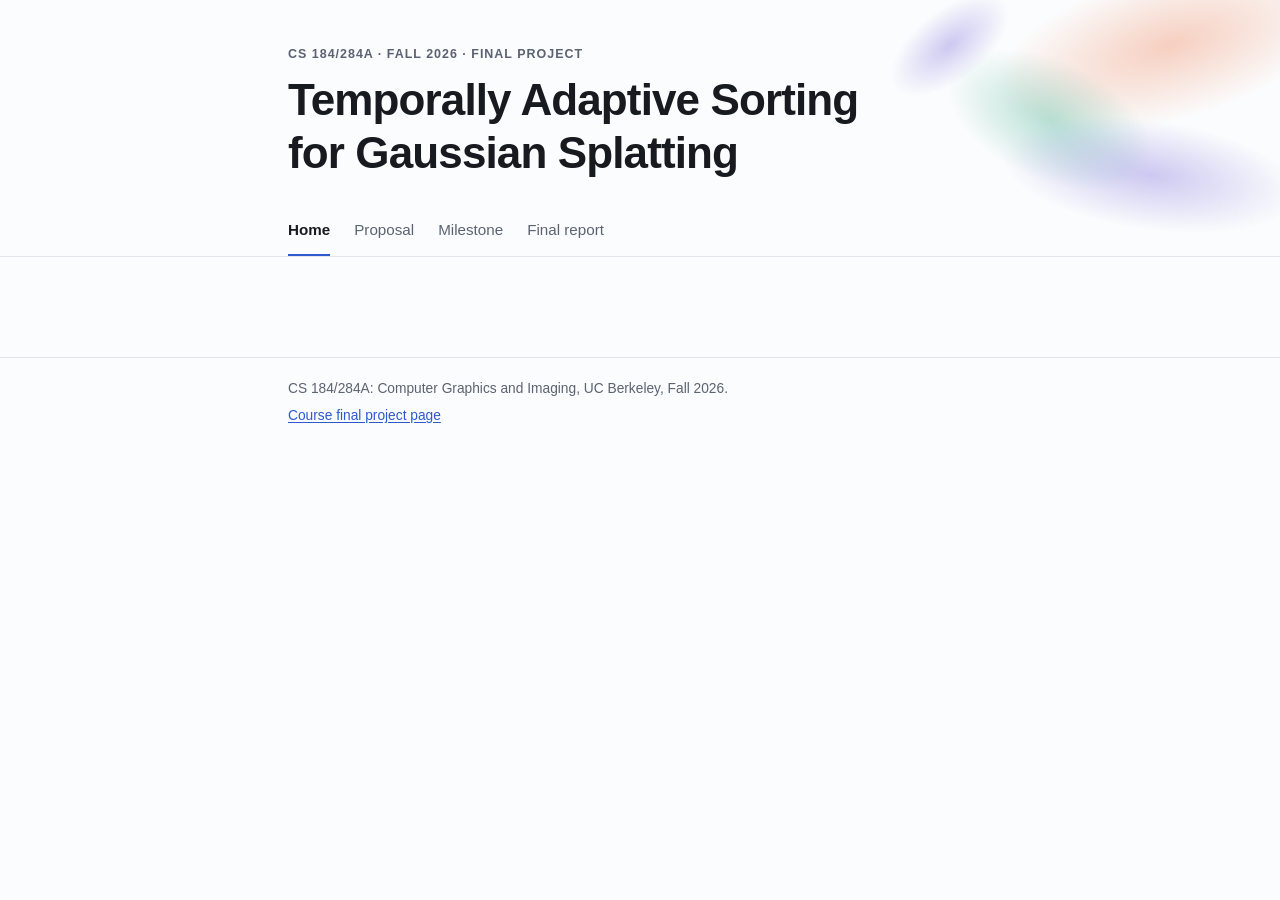
<file: docs/index.html>
<!doctype html>
<html lang="en">
<head>
  <meta charset="utf-8">
  <meta name="viewport" content="width=device-width, initial-scale=1, viewport-fit=cover">
  <!-- TODO: replace the working title everywhere it appears (all four pages). -->
  <title>Temporally Adaptive Sorting for Gaussian Splatting · CS 184/284A Final Project</title>
  <link rel="stylesheet" href="assets/css/style.css">
</head>
<body>
  <a class="skip" href="#main">Skip to content</a>

  <header class="site-header">
    <div class="splats" aria-hidden="true"><span></span><span></span><span></span><span></span></div>
    <div class="wrap">
      <p class="kicker">CS 184/284A · Fall 2026 · Final project</p>
      <h1 class="site-title">Temporally Adaptive Sorting for Gaussian Splatting</h1>
      <nav class="site-nav" aria-label="Project pages">
        <a href="./" aria-current="page">Home</a>
        <a href="proposal/">Proposal</a>
        <a href="milestone/">Milestone</a>
        <a href="final/">Final report</a>
      </nav>
    </div>
  </header>

  <main id="main">
    <div class="wrap"></div>
  </main>

  <footer class="site-footer">
    <div class="wrap">
      <p>CS 184/284A: Computer Graphics and Imaging, UC Berkeley, Fall 2026.</p>
      <p><a href="https://cs184.eecs.berkeley.edu/fa26/project/">Course final project page</a></p>
    </div>
  </footer>
</body>
</html>
</file>
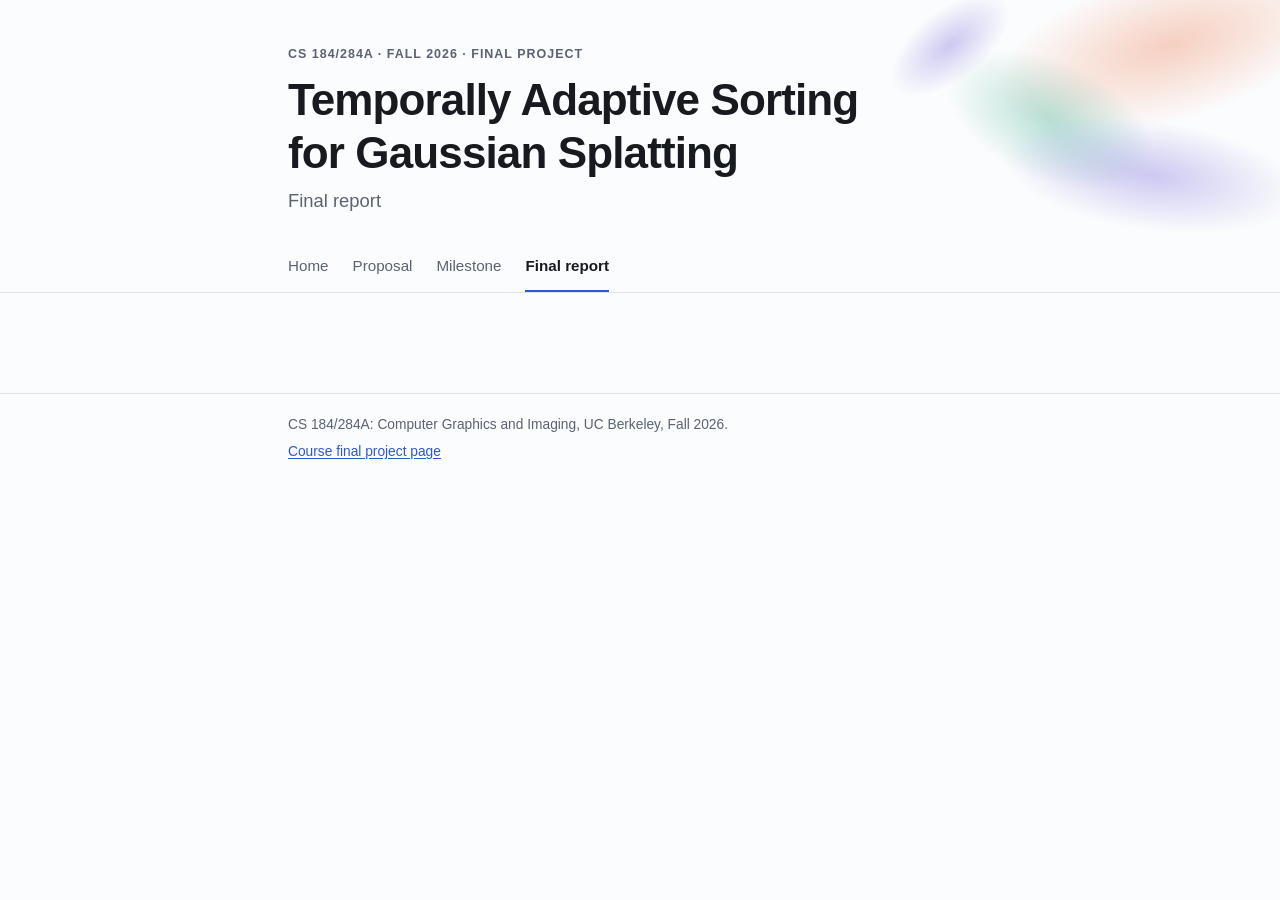
<file: docs/final/index.html>
<!doctype html>
<html lang="en">
<head>
  <meta charset="utf-8">
  <meta name="viewport" content="width=device-width, initial-scale=1, viewport-fit=cover">
  <title>Final Report · Temporally Adaptive Sorting for Gaussian Splatting</title>
  <link rel="stylesheet" href="../assets/css/style.css">
</head>
<body>
  <a class="skip" href="#main">Skip to content</a>

  <header class="site-header">
    <div class="splats" aria-hidden="true"><span></span><span></span><span></span><span></span></div>
    <div class="wrap">
      <p class="kicker">CS 184/284A · Fall 2026 · Final project</p>
      <h1 class="site-title">Temporally Adaptive Sorting for Gaussian Splatting</h1>
      <p class="page-title">Final report</p>
      <nav class="site-nav" aria-label="Project pages">
        <a href="../">Home</a>
        <a href="../proposal/">Proposal</a>
        <a href="../milestone/">Milestone</a>
        <a href="./" aria-current="page">Final report</a>
      </nav>
    </div>
  </header>

  <main id="main">
    <div class="wrap"></div>
  </main>

  <footer class="site-footer">
    <div class="wrap">
      <p>CS 184/284A: Computer Graphics and Imaging, UC Berkeley, Fall 2026.</p>
      <p><a href="https://cs184.eecs.berkeley.edu/fa26/project/">Course final project page</a></p>
    </div>
  </footer>
</body>
</html>
</file>
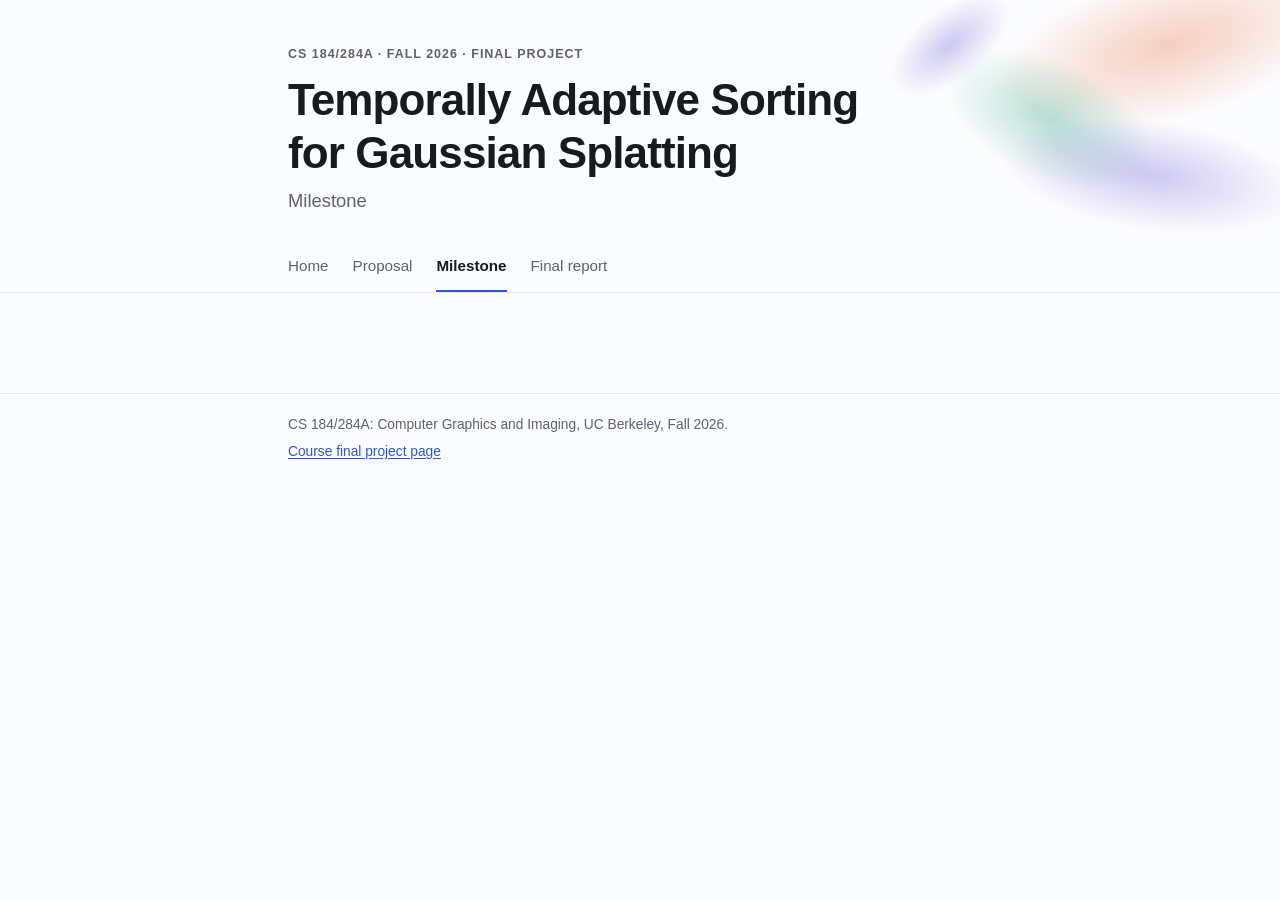
<file: docs/milestone/index.html>
<!doctype html>
<html lang="en">
<head>
  <meta charset="utf-8">
  <meta name="viewport" content="width=device-width, initial-scale=1, viewport-fit=cover">
  <title>Milestone · Temporally Adaptive Sorting for Gaussian Splatting</title>
  <link rel="stylesheet" href="../assets/css/style.css">
</head>
<body>
  <a class="skip" href="#main">Skip to content</a>

  <header class="site-header">
    <div class="splats" aria-hidden="true"><span></span><span></span><span></span><span></span></div>
    <div class="wrap">
      <p class="kicker">CS 184/284A · Fall 2026 · Final project</p>
      <h1 class="site-title">Temporally Adaptive Sorting for Gaussian Splatting</h1>
      <p class="page-title">Milestone</p>
      <nav class="site-nav" aria-label="Project pages">
        <a href="../">Home</a>
        <a href="../proposal/">Proposal</a>
        <a href="./" aria-current="page">Milestone</a>
        <a href="../final/">Final report</a>
      </nav>
    </div>
  </header>

  <main id="main">
    <div class="wrap"></div>
  </main>

  <footer class="site-footer">
    <div class="wrap">
      <p>CS 184/284A: Computer Graphics and Imaging, UC Berkeley, Fall 2026.</p>
      <p><a href="https://cs184.eecs.berkeley.edu/fa26/project/">Course final project page</a></p>
    </div>
  </footer>
</body>
</html>
</file>
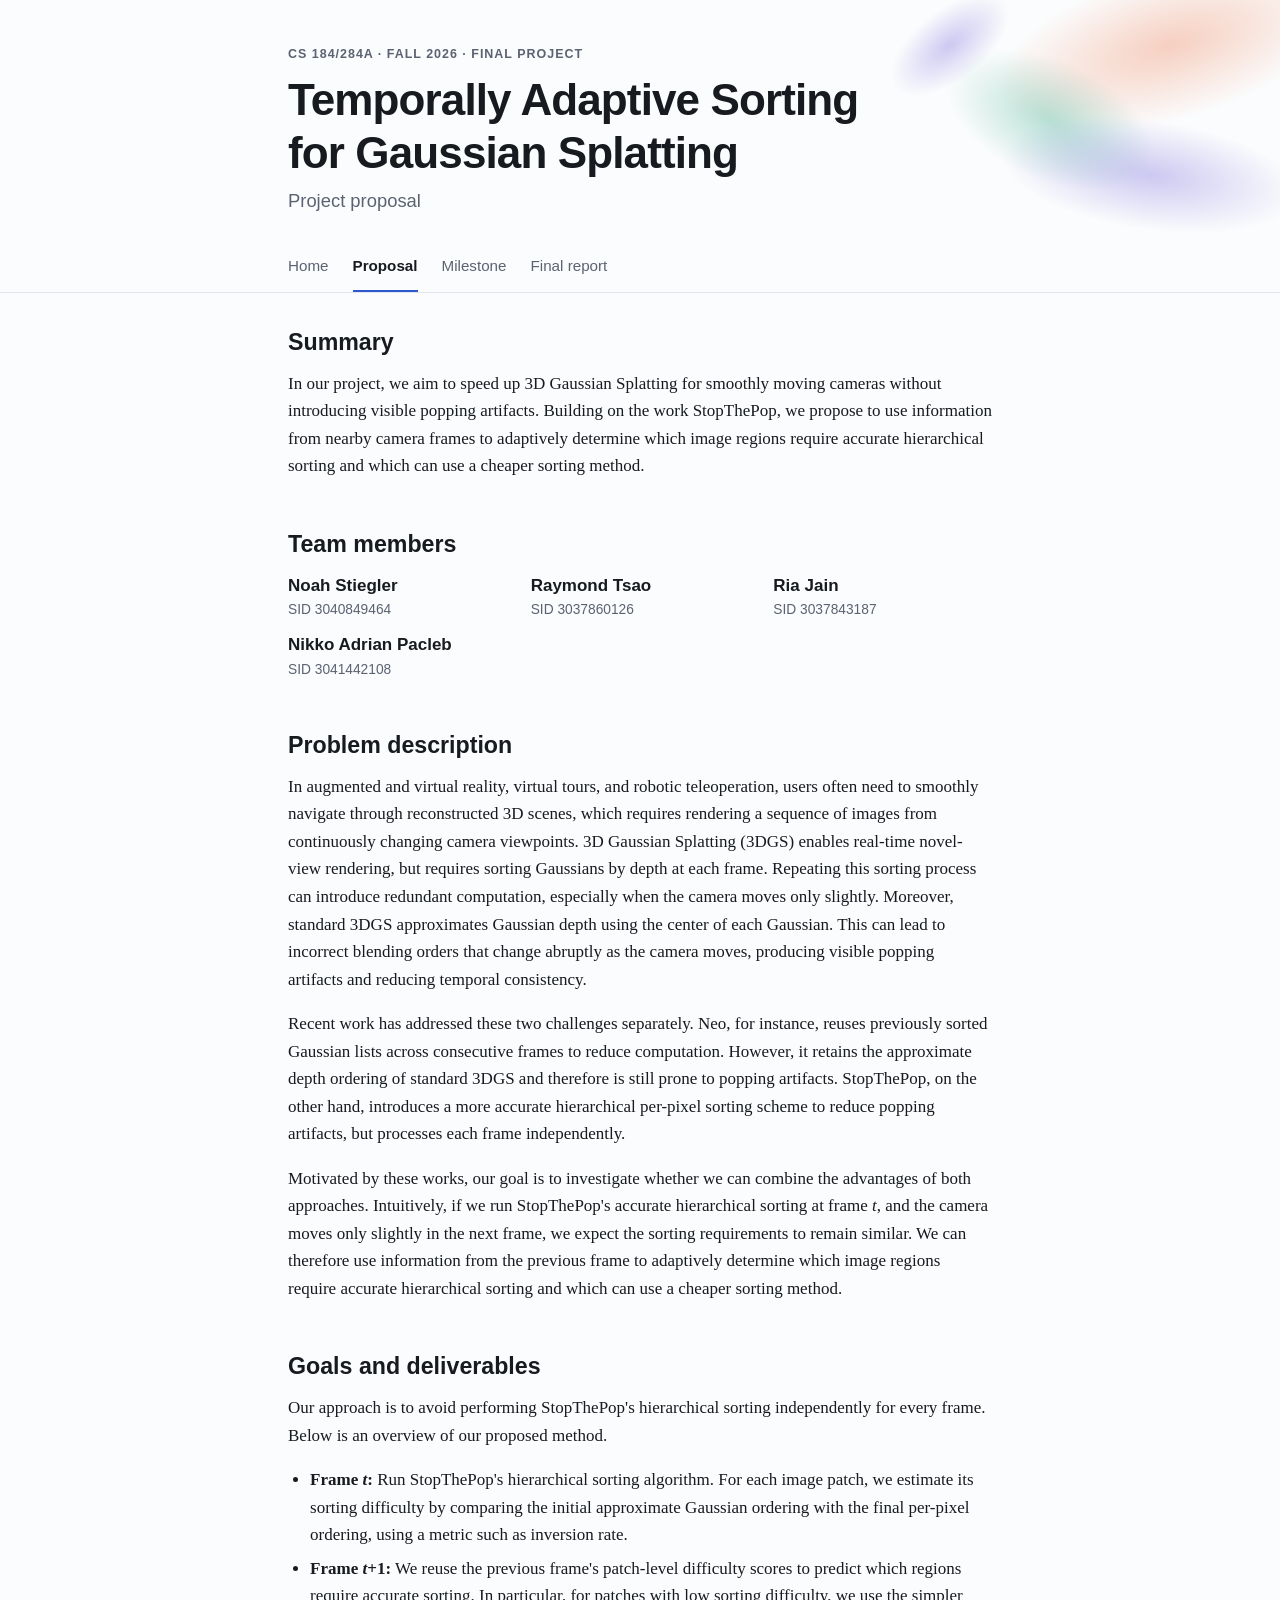
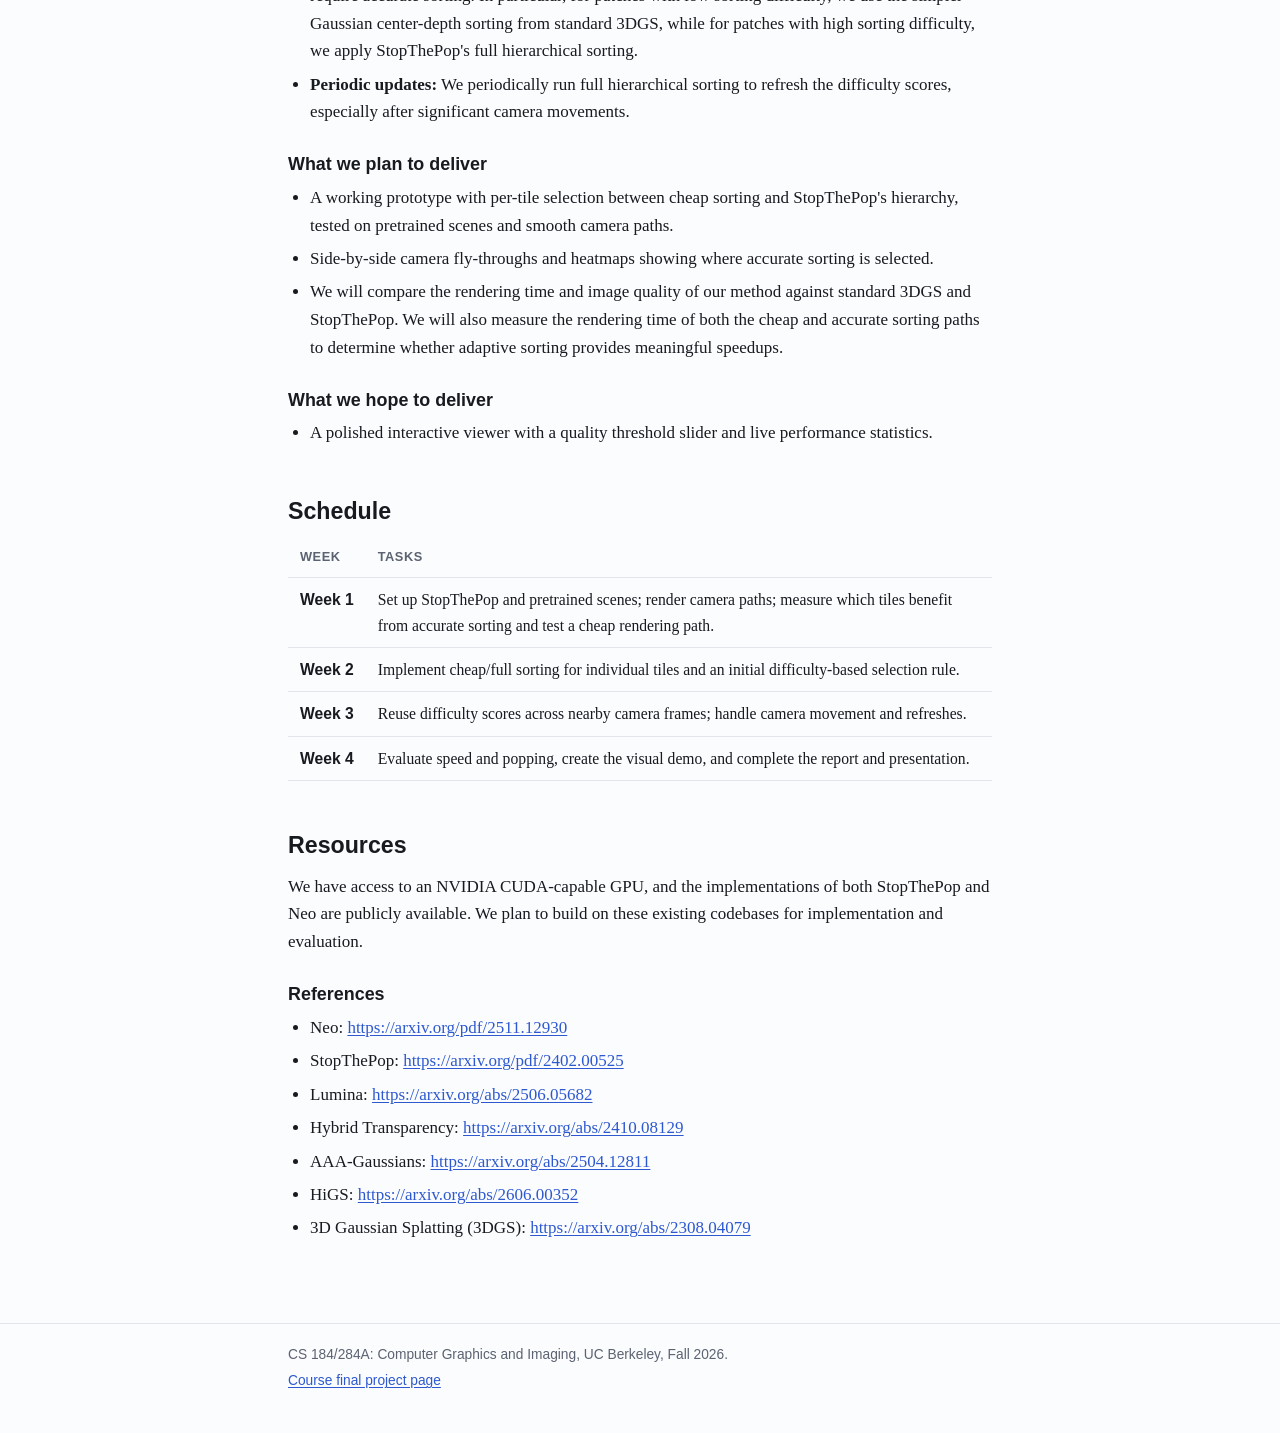
<file: docs/proposal/index.html>
<!doctype html>
<html lang="en">
<head>
  <meta charset="utf-8">
  <meta name="viewport" content="width=device-width, initial-scale=1, viewport-fit=cover">
  <title>Proposal · Temporally Adaptive Sorting for Gaussian Splatting</title>
  <meta name="description" content="Project proposal: adaptive per-tile sorting for StopThePop using information from nearby camera frames.">
  <link rel="stylesheet" href="../assets/css/style.css">
</head>
<body>
  <a class="skip" href="#main">Skip to content</a>

  <header class="site-header">
    <div class="splats" aria-hidden="true"><span></span><span></span><span></span><span></span></div>
    <div class="wrap">
      <p class="kicker">CS 184/284A · Fall 2026 · Final project</p>
      <h1 class="site-title">Temporally Adaptive Sorting for Gaussian Splatting</h1>
      <p class="page-title">Project proposal</p>
      <nav class="site-nav" aria-label="Project pages">
        <a href="../">Home</a>
        <a href="./" aria-current="page">Proposal</a>
        <a href="../milestone/">Milestone</a>
        <a href="../final/">Final report</a>
      </nav>
    </div>
  </header>

  <main id="main">
    <div class="wrap">
      <section aria-labelledby="summary-h">
        <h2 id="summary-h">Summary</h2>
        <p>In our project, we aim to speed up 3D Gaussian Splatting for smoothly moving cameras without introducing visible popping artifacts. Building on the work StopThePop, we propose to use information from nearby camera frames to adaptively determine which image regions require accurate hierarchical sorting and which can use a cheaper sorting method.</p>
      </section>

      <section aria-labelledby="team-h">
        <h2 id="team-h">Team members</h2>
        <ul class="team">
          <li><span class="name">Noah Stiegler</span><span class="role">SID 3040849464</span></li>
          <li><span class="name">Raymond Tsao</span><span class="role">SID 3037860126</span></li>
          <li><span class="name">Ria Jain</span><span class="role">SID 3037843187</span></li>
          <li><span class="name">Nikko Adrian Pacleb</span><span class="role">SID 3041442108</span></li>
        </ul>
      </section>

      <section aria-labelledby="problem-h">
        <h2 id="problem-h">Problem description</h2>
        <p>In augmented and virtual reality, virtual tours, and robotic teleoperation, users often need to smoothly navigate through reconstructed 3D scenes, which requires rendering a sequence of images from continuously changing camera viewpoints. 3D Gaussian Splatting (3DGS) enables real-time novel-view rendering, but requires sorting Gaussians by depth at each frame. Repeating this sorting process can introduce redundant computation, especially when the camera moves only slightly. Moreover, standard 3DGS approximates Gaussian depth using the center of each Gaussian. This can lead to incorrect blending orders that change abruptly as the camera moves, producing visible popping artifacts and reducing temporal consistency.</p>
        <p>Recent work has addressed these two challenges separately. Neo, for instance, reuses previously sorted Gaussian lists across consecutive frames to reduce computation. However, it retains the approximate depth ordering of standard 3DGS and therefore is still prone to popping artifacts. StopThePop, on the other hand, introduces a more accurate hierarchical per-pixel sorting scheme to reduce popping artifacts, but processes each frame independently.</p>
        <p>Motivated by these works, our goal is to investigate whether we can combine the advantages of both approaches. Intuitively, if we run StopThePop's accurate hierarchical sorting at frame <em>t</em>, and the camera moves only slightly in the next frame, we expect the sorting requirements to remain similar. We can therefore use information from the previous frame to adaptively determine which image regions require accurate hierarchical sorting and which can use a cheaper sorting method.</p>
      </section>

      <section aria-labelledby="goals-h">
        <h2 id="goals-h">Goals and deliverables</h2>
        <p>Our approach is to avoid performing StopThePop's hierarchical sorting independently for every frame. Below is an overview of our proposed method.</p>
        <ul>
          <li><strong>Frame <em>t</em>:</strong> Run StopThePop's hierarchical sorting algorithm. For each image patch, we estimate its sorting difficulty by comparing the initial approximate Gaussian ordering with the final per-pixel ordering, using a metric such as inversion rate.</li>
          <li><strong>Frame <em>t</em>+1:</strong> We reuse the previous frame's patch-level difficulty scores to predict which regions require accurate sorting. In particular, for patches with low sorting difficulty, we use the simpler Gaussian center-depth sorting from standard 3DGS, while for patches with high sorting difficulty, we apply StopThePop's full hierarchical sorting.</li>
          <li><strong>Periodic updates:</strong> We periodically run full hierarchical sorting to refresh the difficulty scores, especially after significant camera movements.</li>
        </ul>

        <h3>What we plan to deliver</h3>
        <ul>
          <li>A working prototype with per-tile selection between cheap sorting and StopThePop's hierarchy, tested on pretrained scenes and smooth camera paths.</li>
          <li>Side-by-side camera fly-throughs and heatmaps showing where accurate sorting is selected.</li>
          <li>We will compare the rendering time and image quality of our method against standard 3DGS and StopThePop. We will also measure the rendering time of both the cheap and accurate sorting paths to determine whether adaptive sorting provides meaningful speedups.</li>
        </ul>

        <h3>What we hope to deliver</h3>
        <ul>
          <li>A polished interactive viewer with a quality threshold slider and live performance statistics.</li>
        </ul>
      </section>

      <section aria-labelledby="schedule-h">
        <h2 id="schedule-h">Schedule</h2>
        <div class="table-scroll">
          <table>
            <thead>
              <tr><th scope="col">Week</th><th scope="col">Tasks</th></tr>
            </thead>
            <tbody>
              <tr><td>Week 1</td><td>Set up StopThePop and pretrained scenes; render camera paths; measure which tiles benefit from accurate sorting and test a cheap rendering path.</td></tr>
              <tr><td>Week 2</td><td>Implement cheap/full sorting for individual tiles and an initial difficulty-based selection rule.</td></tr>
              <tr><td>Week 3</td><td>Reuse difficulty scores across nearby camera frames; handle camera movement and refreshes.</td></tr>
              <tr><td>Week 4</td><td>Evaluate speed and popping, create the visual demo, and complete the report and presentation.</td></tr>
            </tbody>
          </table>
        </div>
      </section>

      <section aria-labelledby="resources-h">
        <h2 id="resources-h">Resources</h2>
        <p>We have access to an NVIDIA CUDA-capable GPU, and the implementations of both StopThePop and Neo are publicly available. We plan to build on these existing codebases for implementation and evaluation.</p>
        <h3>References</h3>
        <ul>
          <li>Neo: <a href="https://arxiv.org/pdf/2511.12930">https://arxiv.org/pdf/2511.12930</a></li>
          <li>StopThePop: <a href="https://arxiv.org/pdf/2402.00525">https://arxiv.org/pdf/2402.00525</a></li>
          <li>Lumina: <a href="https://arxiv.org/abs/2506.05682">https://arxiv.org/abs/2506.05682</a></li>
          <li>Hybrid Transparency: <a href="https://arxiv.org/abs/2410.08129">https://arxiv.org/abs/2410.08129</a></li>
          <li>AAA-Gaussians: <a href="https://arxiv.org/abs/2504.12811">https://arxiv.org/abs/2504.12811</a></li>
          <li>HiGS: <a href="https://arxiv.org/abs/2606.00352">https://arxiv.org/abs/2606.00352</a></li>
          <li>3D Gaussian Splatting (3DGS): <a href="https://arxiv.org/abs/2308.04079">https://arxiv.org/abs/2308.04079</a></li>
        </ul>
      </section>
    </div>
  </main>

  <footer class="site-footer">
    <div class="wrap">
      <p>CS 184/284A: Computer Graphics and Imaging, UC Berkeley, Fall 2026.</p>
      <p><a href="https://cs184.eecs.berkeley.edu/fa26/project/">Course final project page</a></p>
    </div>
  </footer>
</body>
</html>
</file>
<file: docs/assets/css/style.css>
/*
  CS 184/284A final project site.
  Reads like a paper: serif body text, sans-serif for headings and navigation.
  Follows the system light/dark setting on screen, and always prints in light
  colors, since the course collects PDFs made with Safari's Print > Save as PDF.
  The header's soft ellipses are a nod to Gaussian splats.
*/

:root {
  color-scheme: light;
  --bg: #fbfcfd;
  --surface: #ffffff;
  --fg: #171a1f;
  --muted: #5b6271;
  --line: #e1e5eb;
  --accent: #2d58cf;
  --accent-soft: #e9eefc;
  --todo-bg: #fff4d1;
  --todo-fg: #5c4200;
  --todo-line: #e3bf55;
  --splat-a: 235 104 52;
  --splat-b: 27 160 122;
  --splat-c: 98 80 214;
  --splat-alpha: 0.30;

  --font-text: "Iowan Old Style", "Palatino Linotype", Palatino, "Book Antiqua", Georgia, serif;
  --font-ui: -apple-system, BlinkMacSystemFont, "Segoe UI", "Helvetica Neue", Arial, system-ui, sans-serif;
  --font-mono: ui-monospace, "SF Mono", SFMono-Regular, Menlo, Consolas, monospace;
}

@media (prefers-color-scheme: dark) {
  :root {
    color-scheme: dark;
    --bg: #101216;
    --surface: #171a20;
    --fg: #e6e8ec;
    --muted: #a3aab6;
    --line: #2a2f38;
    --accent: #85a2ff;
    --accent-soft: #1b2340;
    --todo-bg: #352b0e;
    --todo-fg: #f2d47e;
    --todo-line: #7a6320;
    --splat-alpha: 0.22;
  }
}

*, *::before, *::after { box-sizing: border-box; }
html { -webkit-text-size-adjust: 100%; }

body {
  margin: 0;
  background: var(--bg);
  color: var(--fg);
  font-family: var(--font-text);
  font-size: 1.0625rem;
  line-height: 1.62;
}

.wrap {
  max-width: 46rem;
  margin: 0 auto;
  padding-left: max(16px, env(safe-area-inset-left, 0px));
  padding-right: max(16px, env(safe-area-inset-right, 0px));
}

.skip {
  position: absolute;
  left: 12px;
  top: -48px;
  background: var(--surface);
  color: var(--fg);
  border: 1px solid var(--line);
  padding: 8px 12px;
  border-radius: 6px;
  font-family: var(--font-ui);
  z-index: 10;
}
.skip:focus { top: 12px; }

/* ---------- header ---------- */

.site-header {
  position: relative;
  overflow: hidden;
  border-bottom: 1px solid var(--line);
  padding-block: 44px 0;
}
.splats { position: absolute; inset: 0; pointer-events: none; }
.splats span { position: absolute; border-radius: 50%; }
.splats span:nth-child(1) {
  width: 360px; height: 150px; right: -70px; top: -30px; transform: rotate(-16deg);
  background: radial-gradient(closest-side, rgb(var(--splat-a) / var(--splat-alpha)), transparent);
}
.splats span:nth-child(2) {
  width: 220px; height: 120px; right: 120px; top: 60px; transform: rotate(24deg);
  background: radial-gradient(closest-side, rgb(var(--splat-b) / var(--splat-alpha)), transparent);
}
.splats span:nth-child(3) {
  width: 300px; height: 110px; right: -20px; top: 120px; transform: rotate(8deg);
  background: radial-gradient(closest-side, rgb(var(--splat-c) / var(--splat-alpha)), transparent);
}
.splats span:nth-child(4) {
  width: 140px; height: 70px; right: 260px; top: 10px; transform: rotate(-38deg);
  background: radial-gradient(closest-side, rgb(var(--splat-c) / var(--splat-alpha)), transparent);
}
.site-header .wrap { position: relative; }

.kicker {
  font-family: var(--font-ui);
  font-size: 0.78rem;
  font-weight: 600;
  letter-spacing: 0.08em;
  text-transform: uppercase;
  color: var(--muted);
  margin: 0 0 10px;
}

h1, h2, h3, h4 {
  font-family: var(--font-ui);
  line-height: 1.2;
  text-wrap: balance;
  color: var(--fg);
}

.site-title {
  font-size: clamp(1.9rem, 4.6vw, 2.75rem);
  letter-spacing: -0.02em;
  font-weight: 700;
  margin: 0 0 6px;
}
.page-title {
  font-family: var(--font-ui);
  font-size: 1.15rem;
  font-weight: 500;
  color: var(--muted);
  margin: 0;
}

.site-nav {
  display: flex;
  flex-wrap: wrap;
  gap: 0 24px;
  margin-top: 28px;
  font-family: var(--font-ui);
  font-size: 0.95rem;
}
.site-nav a {
  color: var(--muted);
  text-decoration: none;
  padding: 10px 0 12px;
  border-bottom: 2px solid transparent;
}
.site-nav a:hover { color: var(--fg); }
.site-nav a[aria-current="page"] {
  color: var(--fg);
  font-weight: 600;
  border-bottom-color: var(--accent);
}

/* ---------- content ---------- */

main { padding-block: 36px 64px; }

main h2 {
  font-size: 1.45rem;
  margin: 2.2em 0 0.55em;
}
main > .wrap > h2:first-child,
main > .wrap > section:first-child > h2:first-child { margin-top: 0; }
main h3 { font-size: 1.12rem; margin: 1.6em 0 0.45em; }
main h4 { font-size: 1rem; margin: 1.3em 0 0.4em; }

p, ul, ol, table, figure, dl { margin: 0 0 1em; }
ul, ol { padding-left: 1.3em; }
li + li { margin-top: 0.35em; }

a { color: var(--accent); text-underline-offset: 2px; }
:focus-visible { outline: 2px solid var(--accent); outline-offset: 2px; border-radius: 2px; }

code {
  font-family: var(--font-mono);
  font-size: 0.86em;
  background: var(--accent-soft);
  padding: 0.08em 0.35em;
  border-radius: 4px;
}

.lede { font-size: 1.15rem; }

/* team list */
.team {
  list-style: none;
  padding: 0;
  display: grid;
  grid-template-columns: repeat(auto-fit, minmax(13rem, 1fr));
  gap: 10px 24px;
}
.team li { margin: 0; }
.team .name { display: block; font-family: var(--font-ui); font-weight: 600; }
.team .role { display: block; font-family: var(--font-ui); font-size: 0.86rem; color: var(--muted); }

/* deliverable links (paper, video, slides) */
.links {
  display: flex;
  flex-wrap: wrap;
  gap: 10px;
  padding: 0;
  list-style: none;
}
.links li { margin: 0; }
.links a {
  display: inline-block;
  font-family: var(--font-ui);
  font-size: 0.92rem;
  font-weight: 600;
  text-decoration: none;
  color: var(--accent);
  background: var(--accent-soft);
  border: 1px solid transparent;
  padding: 7px 14px;
  border-radius: 999px;
}
.links a:hover { border-color: var(--accent); }

/* deadline list on the home page */
.deadlines {
  list-style: none;
  padding: 0;
  border-top: 1px solid var(--line);
}
.deadlines li {
  margin: 0;
  display: grid;
  grid-template-columns: 7.5rem 1fr;
  gap: 4px 16px;
  padding: 12px 0;
  border-bottom: 1px solid var(--line);
}
.deadlines .date {
  font-family: var(--font-ui);
  font-size: 0.9rem;
  color: var(--muted);
  font-variant-numeric: tabular-nums;
  padding-top: 2px;
}
.deadlines .what a, .deadlines .what strong { font-family: var(--font-ui); font-weight: 600; }
.deadlines .what span { display: block; color: var(--muted); font-size: 0.95rem; }
@media (max-width: 480px) {
  .deadlines li { grid-template-columns: 1fr; }
}

/* tables */
.table-scroll { overflow-x: auto; margin: 0 0 1em; }
table { border-collapse: collapse; width: 100%; font-size: 0.98rem; }
.table-scroll table { margin: 0; }
th, td { text-align: left; vertical-align: top; padding: 9px 12px; border-bottom: 1px solid var(--line); }
th {
  font-family: var(--font-ui);
  font-size: 0.8rem;
  font-weight: 600;
  letter-spacing: 0.04em;
  text-transform: uppercase;
  color: var(--muted);
}
td:first-child { font-family: var(--font-ui); font-weight: 600; white-space: nowrap; }

/* figures */
figure { margin-inline: 0; }
figure img, figure video { display: block; width: 100%; height: auto; border-radius: 6px; }
figcaption { font-family: var(--font-ui); font-size: 0.88rem; color: var(--muted); margin-top: 8px; }
.placeholder {
  aspect-ratio: 16 / 9;
  max-width: 100%;
  border: 1.5px dashed var(--line);
  border-radius: 8px;
  display: grid;
  place-items: center;
  text-align: center;
  padding: 16px;
  font-family: var(--font-ui);
  font-size: 0.92rem;
  color: var(--muted);
  background: var(--surface);
}
.video {
  position: relative;
  aspect-ratio: 16 / 9;
  max-width: 100%;
}
.video iframe { position: absolute; inset: 0; width: 100%; height: 100%; border: 0; border-radius: 8px; }

/* to-do notes: search the repo for class="todo" before submitting */
.todo {
  background: var(--todo-bg);
  color: var(--todo-fg);
  border-left: 3px solid var(--todo-line);
  padding: 10px 14px;
  border-radius: 4px;
  font-family: var(--font-ui);
  font-size: 0.92rem;
}
span.todo { padding: 1px 6px; border-left: 0; border-radius: 3px; }

/* ---------- footer ---------- */

.site-footer {
  border-top: 1px solid var(--line);
  padding-block: 20px 36px;
  font-family: var(--font-ui);
  font-size: 0.86rem;
  color: var(--muted);
}
.site-footer p { margin: 0 0 4px; }

/* ---------- print (Safari: File > Print > Save as PDF) ---------- */

@media print {
  :root {
    color-scheme: light;
    --bg: #ffffff;
    --surface: #ffffff;
    --fg: #000000;
    --muted: #444a55;
    --line: #c9ced6;
    --accent: #1b43b5;
    --accent-soft: #eef2fd;
    --todo-bg: #fff4d1;
    --todo-fg: #5c4200;
    --todo-line: #e3bf55;
  }
  @page { margin: 16mm 15mm; }
  body { font-size: 11pt; line-height: 1.5; }
  .skip, .site-nav, .splats { display: none !important; }
  .site-header { padding-block: 0 12px; }
  main { padding-block: 16px 0; }
  .wrap { max-width: none; padding: 0; }
  h2, h3, h4 { break-after: avoid; page-break-after: avoid; }
  table, figure, .team, .links, .deadlines li { break-inside: avoid; page-break-inside: avoid; }
  .links a { border: 1px solid var(--line); }
  .site-footer { padding-block: 12px 0; }
}

@media (prefers-reduced-motion: no-preference) {
  .site-nav a, .links a { transition: color 120ms ease, border-color 120ms ease; }
}
</file>
